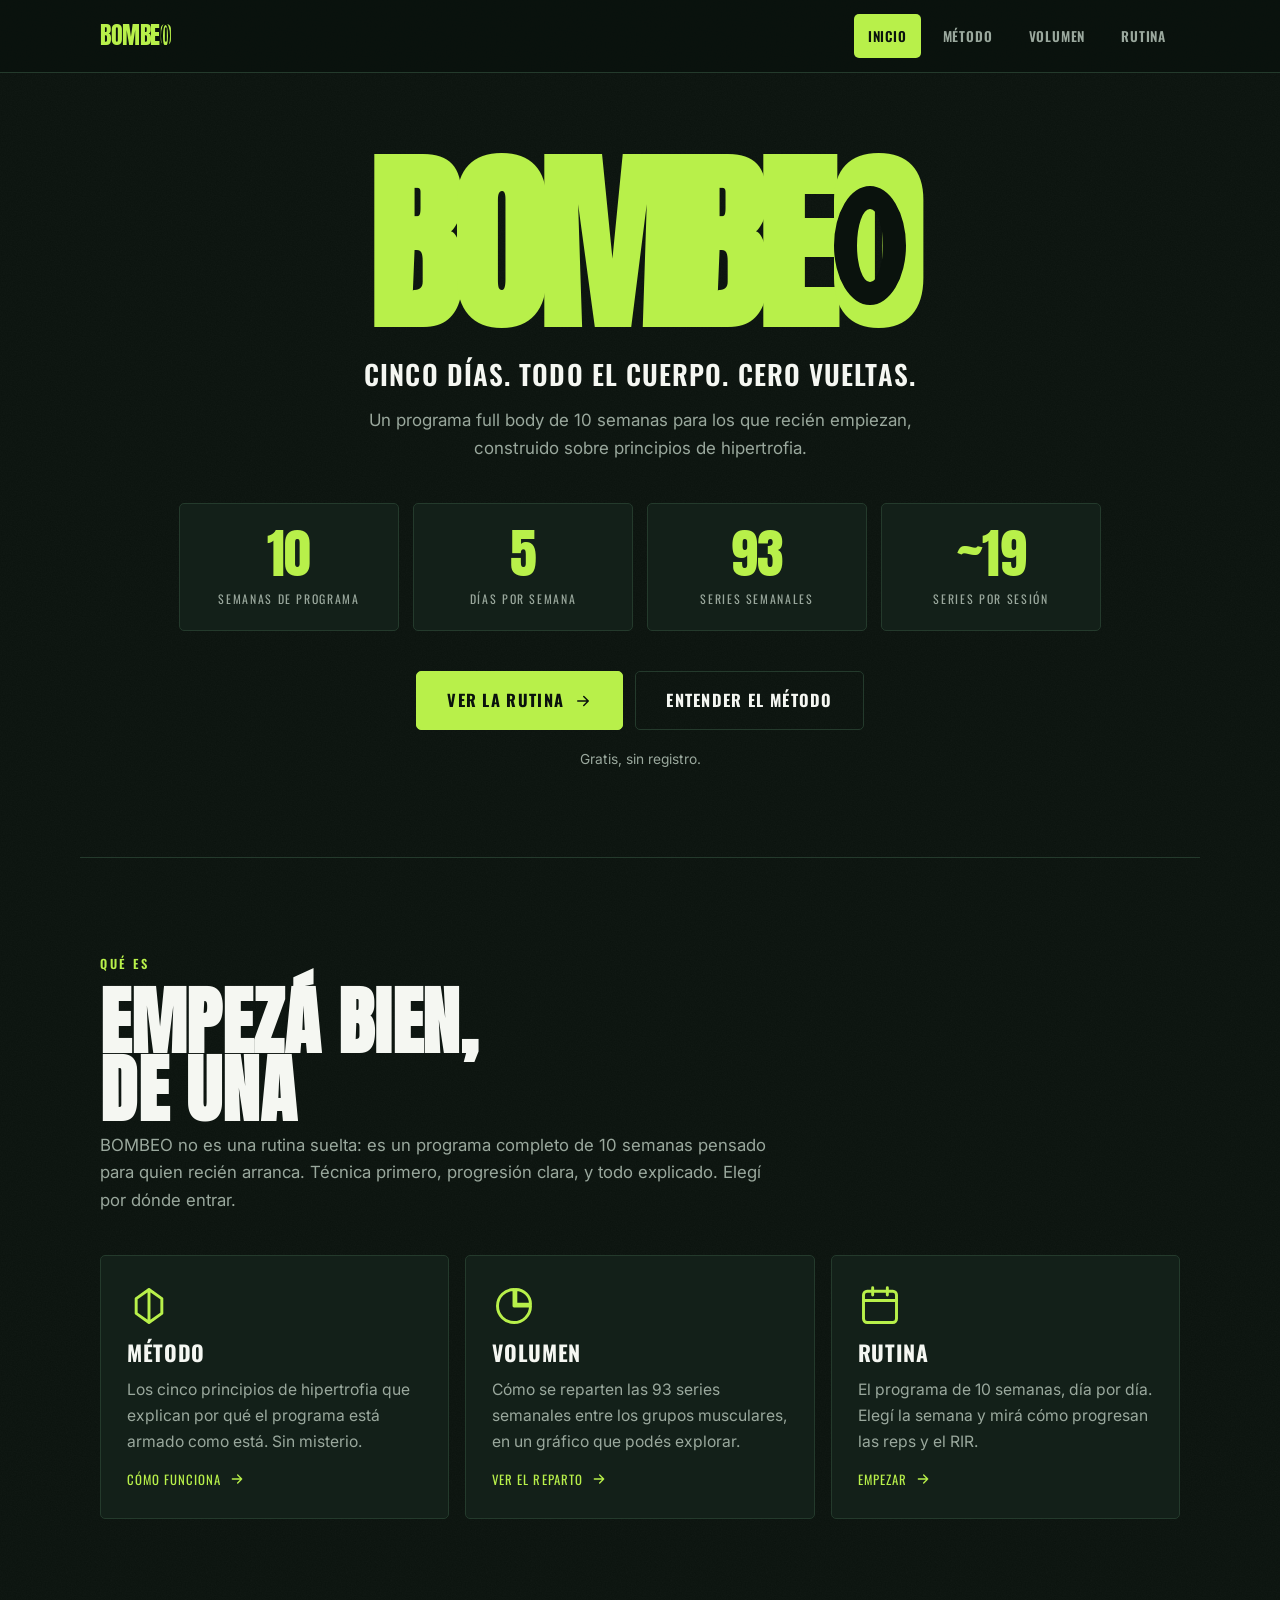
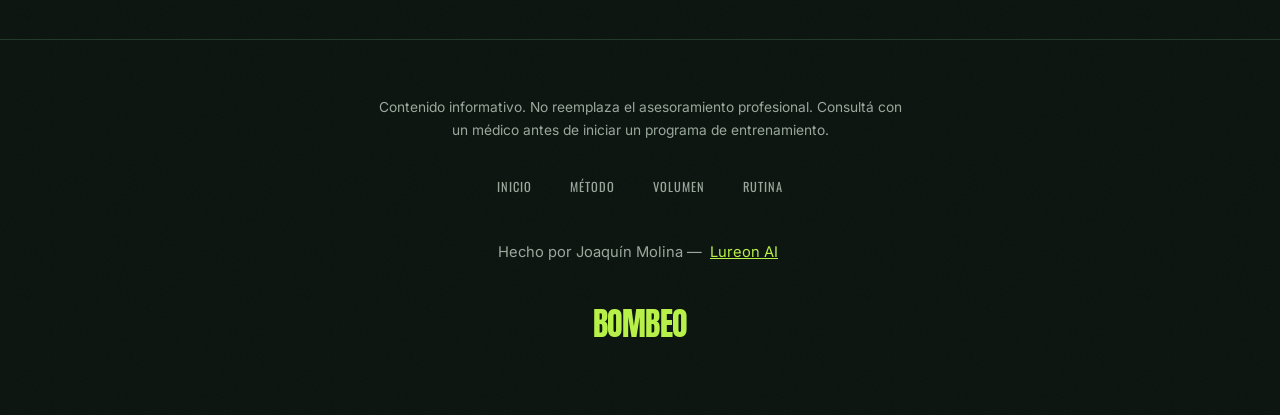
<file: index.html>
<!doctype html>
<html lang="es-AR">
<head>
<meta charset="utf-8">
<meta name="viewport" content="width=device-width, initial-scale=1">
<title>BOMBEO — Programa Full Body 10 Semanas</title>
<meta name="description" content="Programa full body de 10 semanas para los que recién empiezan, construido sobre principios de hipertrofia. Gratis, sin registro.">
<link rel="preconnect" href="https://fonts.googleapis.com">
<link rel="preconnect" href="https://fonts.gstatic.com" crossorigin>
<link href="https://fonts.googleapis.com/css2?family=Anton&family=Oswald:wght@500;600;700&family=Inter:wght@400;500;600&display=swap" rel="stylesheet">
<link rel="stylesheet" href="styles.css">
</head>
<body data-page="inicio">

<nav class="navbar">
  <div class="nav-top wrap">
    <a class="nav-logo" href="index.html">BOMBE<span class="disc">O</span></a>
    <button class="nav-toggle" aria-label="Abrir menú" aria-expanded="false">
      <svg viewBox="0 0 24 24" fill="none" stroke-width="2" stroke-linecap="round"><path d="M3 6h18M3 12h18M3 18h18"/></svg>
    </button>
    <div class="nav-links">
      <a href="index.html" aria-current="page">Inicio</a>
      <a href="metodo.html">Método</a>
      <a href="volumen.html">Volumen</a>
      <a href="rutina.html">Rutina</a>
    </div>
  </div>
</nav>

<main>
  <header class="hero wrap">
    <h1 class="wordmark">BOMBE<span class="disc">O</span></h1>
    <p class="tagline">Cinco días. Todo el cuerpo. Cero vueltas.</p>
    <p class="hero-sub">Un programa full body de 10 semanas para los que recién empiezan, construido sobre principios de hipertrofia.</p>
    <div class="stats">
      <div class="stat"><div class="num">10</div><div class="lbl">Semanas de programa</div></div>
      <div class="stat"><div class="num">5</div><div class="lbl">Días por semana</div></div>
      <div class="stat"><div class="num">93</div><div class="lbl">Series semanales</div></div>
      <div class="stat"><div class="num">~19</div><div class="lbl">Series por sesión</div></div>
    </div>
    <div class="hero-cta">
      <a class="btn btn-primary" href="rutina.html">Ver la rutina
        <svg viewBox="0 0 24 24" fill="none" stroke="currentColor" stroke-width="2" stroke-linecap="round" stroke-linejoin="round"><path d="M5 12h14M13 6l6 6-6 6"/></svg>
      </a>
      <a class="btn btn-ghost" href="metodo.html">Entender el método</a>
    </div>
    <p class="hero-note">Gratis, sin registro.</p>
  </header>

  <section class="section wrap">
    <p class="eyebrow reveal">Qué es</p>
    <h2 class="section-title reveal">Empezá bien,<br>de una</h2>
    <p class="section-lead reveal">BOMBEO no es una rutina suelta: es un programa completo de 10 semanas pensado para quien recién arranca. Técnica primero, progresión clara, y todo explicado. Elegí por dónde entrar.</p>

    <div class="nav-cards stagger">
      <a class="nav-card" href="metodo.html">
        <span class="ic"><svg viewBox="0 0 24 24"><path d="M12 3v18M5 8l7-5 7 5M5 8v8l7 5 7-5V8" stroke-linecap="round" stroke-linejoin="round"/></svg></span>
        <h3>Método</h3>
        <p>Los cinco principios de hipertrofia que explican por qué el programa está armado como está. Sin misterio.</p>
        <span class="go">Cómo funciona <svg viewBox="0 0 24 24" fill="none" stroke="currentColor" stroke-width="2" stroke-linecap="round" stroke-linejoin="round"><path d="M5 12h14M13 6l6 6-6 6"/></svg></span>
      </a>
      <a class="nav-card" href="volumen.html">
        <span class="ic"><svg viewBox="0 0 24 24"><path d="M12 3a9 9 0 1 0 9 9h-9V3z" stroke-linecap="round" stroke-linejoin="round"/><path d="M13 3a8 8 0 0 1 8 8h-8V3z" stroke-linecap="round" stroke-linejoin="round"/></svg></span>
        <h3>Volumen</h3>
        <p>Cómo se reparten las 93 series semanales entre los grupos musculares, en un gráfico que podés explorar.</p>
        <span class="go">Ver el reparto <svg viewBox="0 0 24 24" fill="none" stroke="currentColor" stroke-width="2" stroke-linecap="round" stroke-linejoin="round"><path d="M5 12h14M13 6l6 6-6 6"/></svg></span>
      </a>
      <a class="nav-card" href="rutina.html">
        <span class="ic"><svg viewBox="0 0 24 24"><rect x="3" y="4" width="18" height="17" rx="2"/><path d="M3 9h18M8 2v4M16 2v4" stroke-linecap="round"/></svg></span>
        <h3>Rutina</h3>
        <p>El programa de 10 semanas, día por día. Elegí la semana y mirá cómo progresan las reps y el RIR.</p>
        <span class="go">Empezar <svg viewBox="0 0 24 24" fill="none" stroke="currentColor" stroke-width="2" stroke-linecap="round" stroke-linejoin="round"><path d="M5 12h14M13 6l6 6-6 6"/></svg></span>
      </a>
    </div>
  </section>
</main>

<footer class="site-footer">
  <div class="wrap">
    <p class="disclaimer">Contenido informativo. No reemplaza el asesoramiento profesional. Consultá con un médico antes de iniciar un programa de entrenamiento.</p>
    <div class="foot-links">
      <a href="index.html">Inicio</a>
      <a href="metodo.html">Método</a>
      <a href="volumen.html">Volumen</a>
      <a href="rutina.html">Rutina</a>
    </div>
    <p class="credits">Hecho por Joaquín Molina — <a href="https://lureon.ai" target="_blank" rel="noopener">Lureon AI</a></p>
    <div class="foot-mark">BOMBEO</div>
  </div>
</footer>

<script src="app.js"></script>
</body>
</html>
</file>
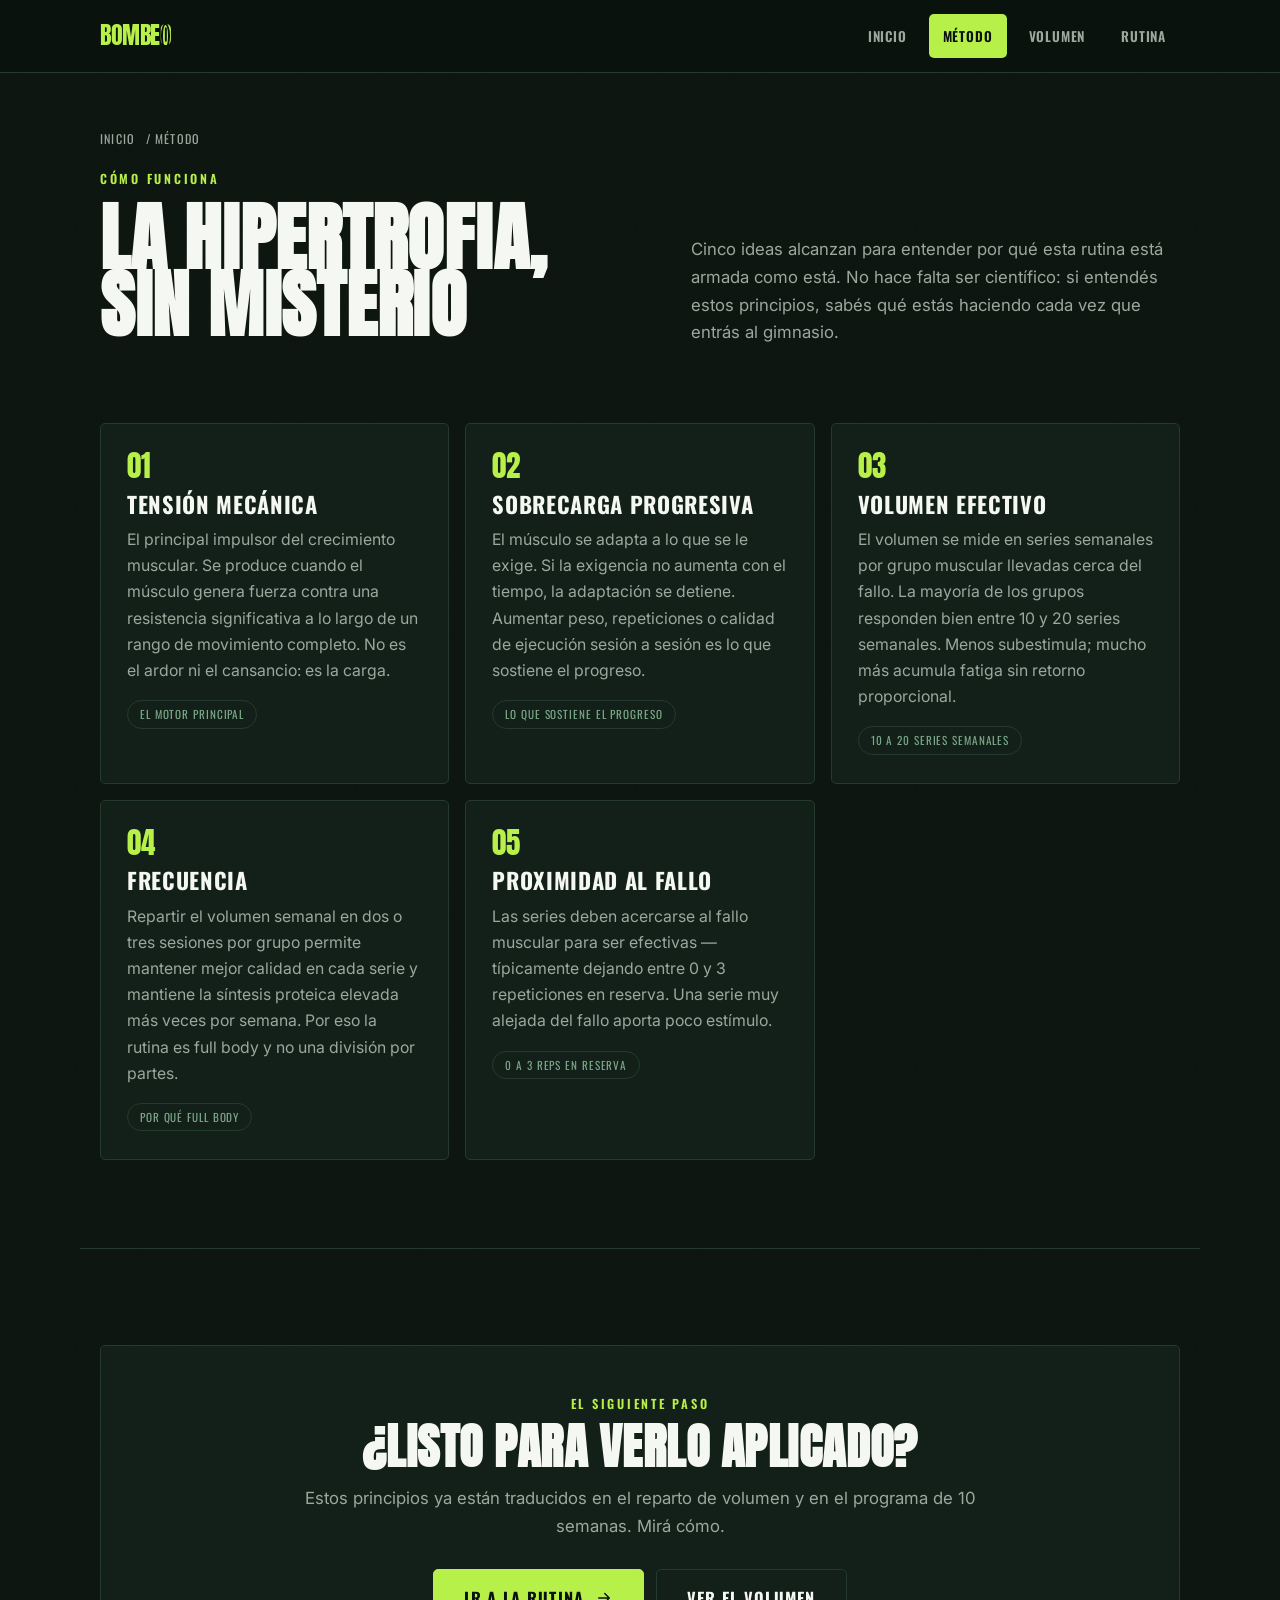
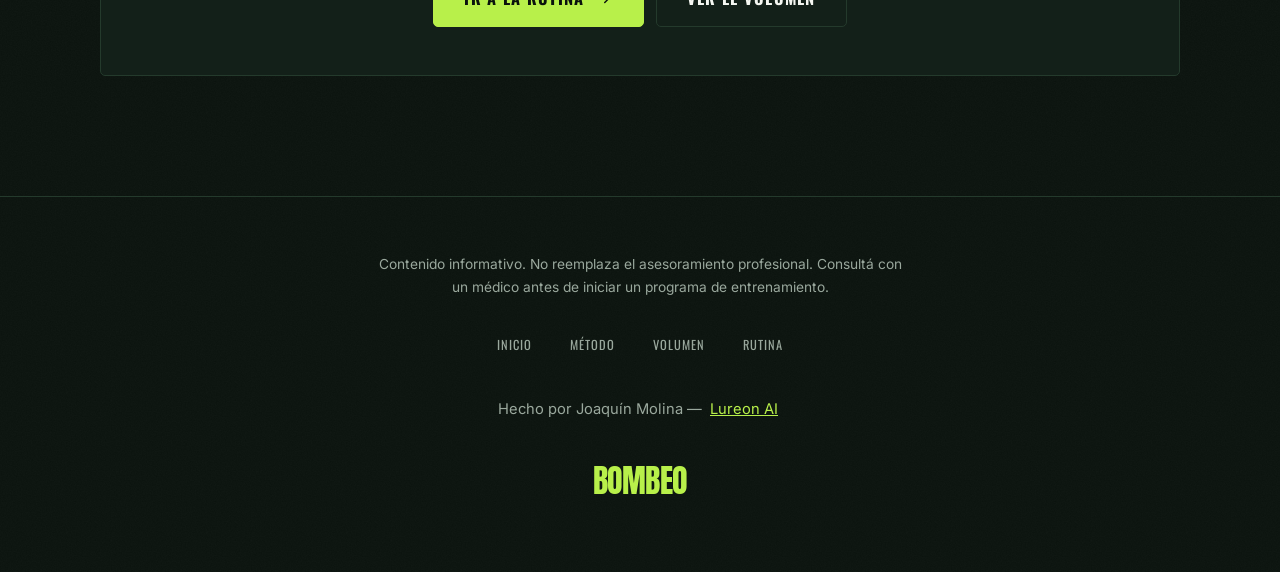
<file: metodo.html>
<!doctype html>
<html lang="es-AR">
<head>
<meta charset="utf-8">
<meta name="viewport" content="width=device-width, initial-scale=1">
<title>Método — BOMBEO</title>
<meta name="description" content="Los cinco principios de hipertrofia detrás de BOMBEO: tensión mecánica, sobrecarga progresiva, volumen efectivo, frecuencia y proximidad al fallo.">
<link rel="preconnect" href="https://fonts.googleapis.com">
<link rel="preconnect" href="https://fonts.gstatic.com" crossorigin>
<link href="https://fonts.googleapis.com/css2?family=Anton&family=Oswald:wght@500;600;700&family=Inter:wght@400;500;600&display=swap" rel="stylesheet">
<link rel="stylesheet" href="styles.css">
</head>
<body data-page="metodo">

<nav class="navbar">
  <div class="nav-top wrap">
    <a class="nav-logo" href="index.html">BOMBE<span class="disc">O</span></a>
    <button class="nav-toggle" aria-label="Abrir menú" aria-expanded="false">
      <svg viewBox="0 0 24 24" fill="none" stroke-width="2" stroke-linecap="round"><path d="M3 6h18M3 12h18M3 18h18"/></svg>
    </button>
    <div class="nav-links">
      <a href="index.html">Inicio</a>
      <a href="metodo.html" aria-current="page">Método</a>
      <a href="volumen.html">Volumen</a>
      <a href="rutina.html">Rutina</a>
    </div>
  </div>
</nav>

<main>
  <header class="page-hero wrap">
    <div>
      <p class="crumb"><a href="index.html">Inicio</a> / Método</p>
      <p class="eyebrow">Cómo funciona</p>
      <h1 class="section-title">La hipertrofia,<br>sin misterio</h1>
    </div>
    <p class="section-lead">Cinco ideas alcanzan para entender por qué esta rutina está armada como está. No hace falta ser científico: si entendés estos principios, sabés qué estás haciendo cada vez que entrás al gimnasio.</p>
  </header>

  <section class="section-tight wrap">
    <div class="concept-grid stagger" id="concepts"></div>
  </section>

  <section class="section wrap">
    <div class="reveal" style="background:var(--card);border:1px solid var(--border);border-radius:var(--radius);padding:clamp(28px,5vw,48px);text-align:center">
      <p class="eyebrow" style="margin-bottom:10px">El siguiente paso</p>
      <h2 class="section-title" style="font-size:clamp(1.8rem,6vw,3rem);margin-bottom:16px">¿Listo para verlo aplicado?</h2>
      <p class="section-lead" style="margin:0 auto 28px">Estos principios ya están traducidos en el reparto de volumen y en el programa de 10 semanas. Mirá cómo.</p>
      <div class="hero-cta">
        <a class="btn btn-primary" href="rutina.html">Ir a la rutina
          <svg viewBox="0 0 24 24" fill="none" stroke="currentColor" stroke-width="2" stroke-linecap="round" stroke-linejoin="round"><path d="M5 12h14M13 6l6 6-6 6"/></svg>
        </a>
        <a class="btn btn-ghost" href="volumen.html">Ver el volumen</a>
      </div>
    </div>
  </section>
</main>

<footer class="site-footer">
  <div class="wrap">
    <p class="disclaimer">Contenido informativo. No reemplaza el asesoramiento profesional. Consultá con un médico antes de iniciar un programa de entrenamiento.</p>
    <div class="foot-links">
      <a href="index.html">Inicio</a>
      <a href="metodo.html">Método</a>
      <a href="volumen.html">Volumen</a>
      <a href="rutina.html">Rutina</a>
    </div>
    <p class="credits">Hecho por Joaquín Molina — <a href="https://lureon.ai" target="_blank" rel="noopener">Lureon AI</a></p>
    <div class="foot-mark">BOMBEO</div>
  </div>
</footer>

<script src="app.js"></script>
</body>
</html>
</file>
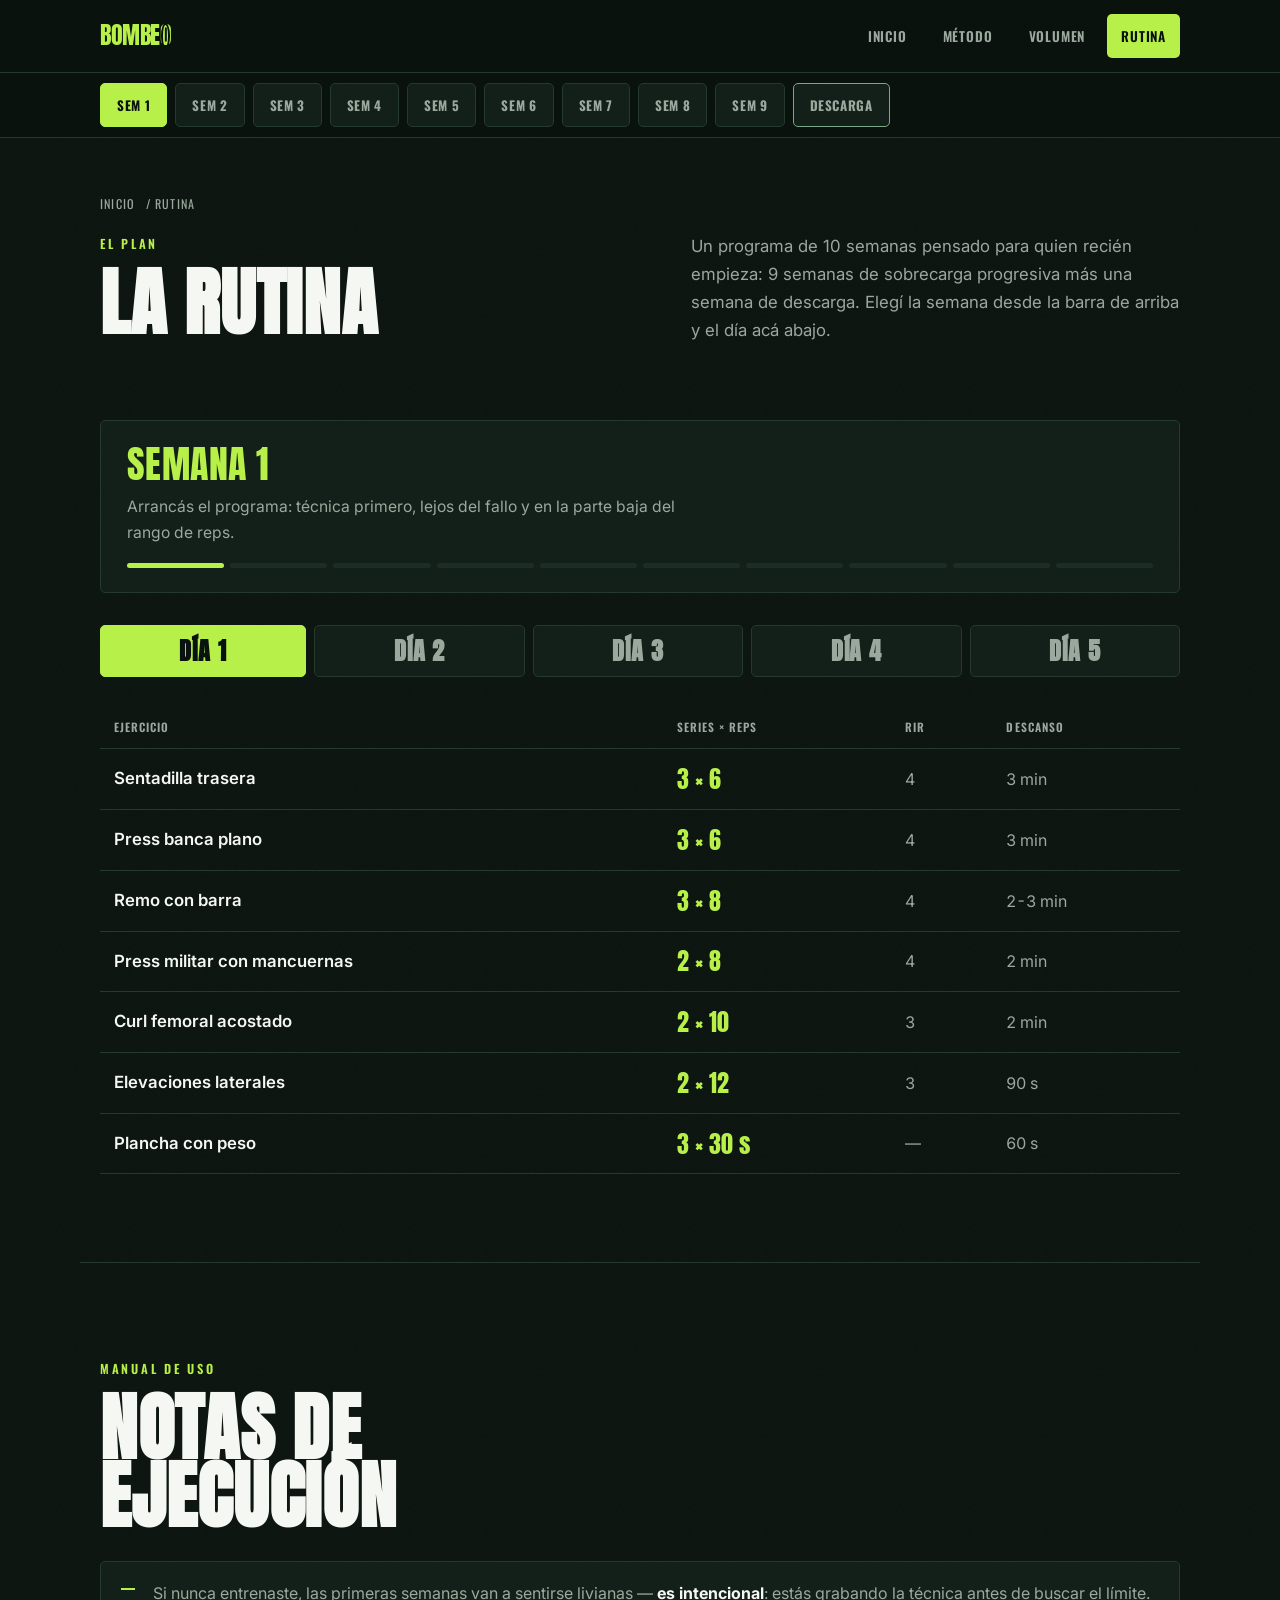
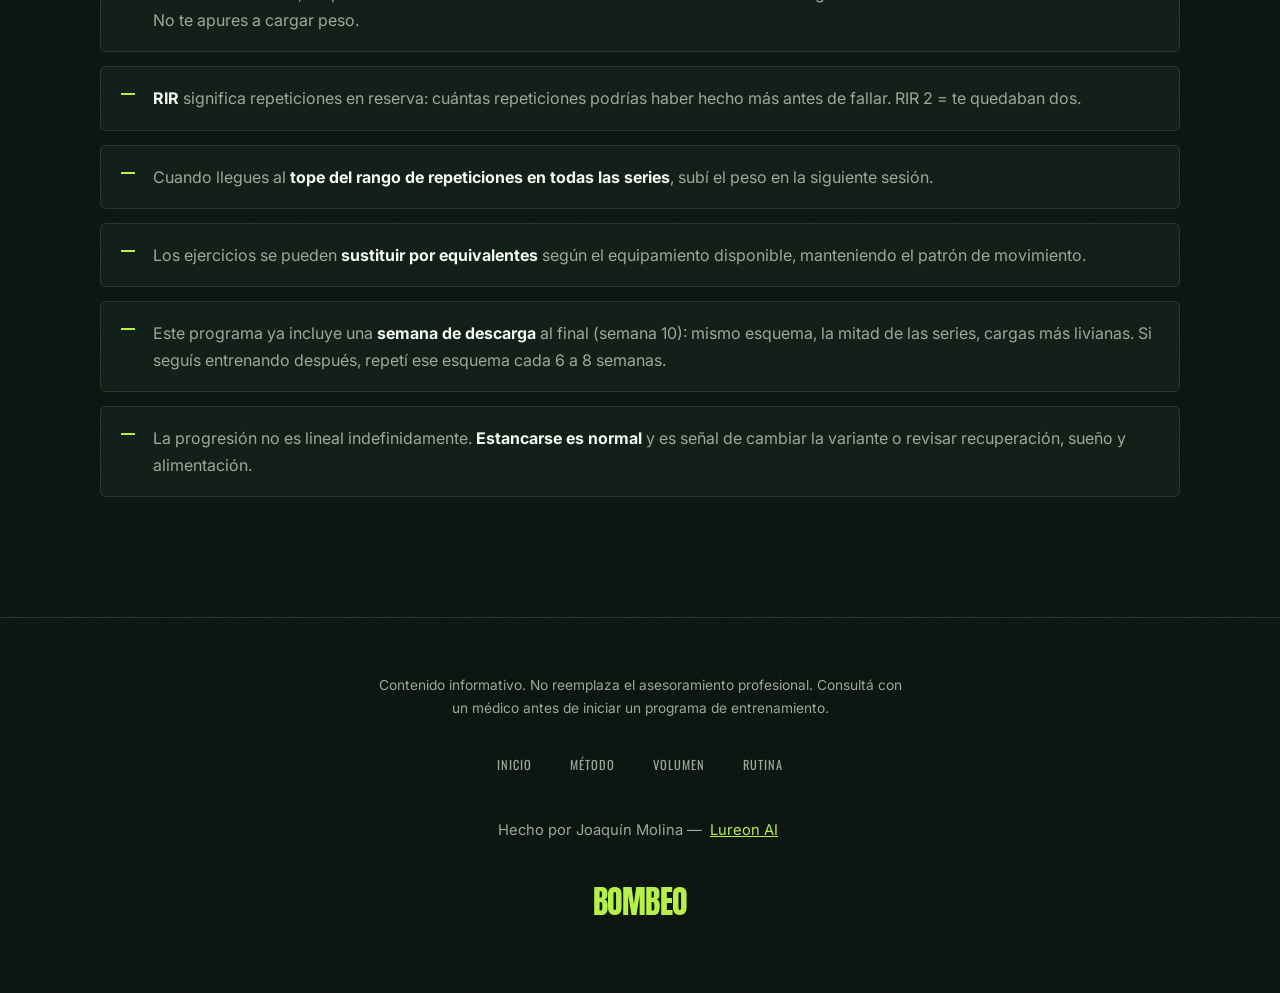
<file: rutina.html>
<!doctype html>
<html lang="es-AR">
<head>
<meta charset="utf-8">
<meta name="viewport" content="width=device-width, initial-scale=1">
<title>Rutina — BOMBEO</title>
<meta name="description" content="El programa full body de 10 semanas de BOMBEO, día por día, con progresión de repeticiones y RIR semana a semana.">
<link rel="preconnect" href="https://fonts.googleapis.com">
<link rel="preconnect" href="https://fonts.gstatic.com" crossorigin>
<link href="https://fonts.googleapis.com/css2?family=Anton&family=Oswald:wght@500;600;700&family=Inter:wght@400;500;600&display=swap" rel="stylesheet">
<link rel="stylesheet" href="styles.css">
</head>
<body data-page="rutina">

<nav class="navbar">
  <div class="nav-top wrap">
    <a class="nav-logo" href="index.html">BOMBE<span class="disc">O</span></a>
    <button class="nav-toggle" aria-label="Abrir menú" aria-expanded="false">
      <svg viewBox="0 0 24 24" fill="none" stroke-width="2" stroke-linecap="round"><path d="M3 6h18M3 12h18M3 18h18"/></svg>
    </button>
    <div class="nav-links">
      <a href="index.html">Inicio</a>
      <a href="metodo.html">Método</a>
      <a href="volumen.html">Volumen</a>
      <a href="rutina.html" aria-current="page">Rutina</a>
    </div>
  </div>
  <div class="nav-weeks-row">
    <div class="nav-weeks" id="nav-weeks"></div>
  </div>
</nav>

<main>
  <header class="page-hero wrap">
    <div>
      <p class="crumb"><a href="index.html">Inicio</a> / Rutina</p>
      <p class="eyebrow">El plan</p>
      <h1 class="section-title">La rutina</h1>
    </div>
    <p class="section-lead">Un programa de 10 semanas pensado para quien recién empieza: 9 semanas de sobrecarga progresiva más una semana de descarga. Elegí la semana desde la barra de arriba y el día acá abajo.</p>
  </header>

  <section class="section-tight wrap" id="programa">
    <div class="week-head">
      <div class="week-badge" id="week-badge">SEMANA 1</div>
      <p class="week-sub" id="week-sub"></p>
      <div class="week-progress" id="week-progress"></div>
    </div>

    <div class="tabs" role="tablist" aria-label="Días de la rutina" id="tabs"></div>
    <div id="panels"></div>
  </section>

  <section class="section wrap">
    <p class="eyebrow reveal">Manual de uso</p>
    <h2 class="section-title reveal">Notas de<br>ejecución</h2>
    <ul class="notes-list reveal" style="margin-top:32px">
      <li>Si nunca entrenaste, las primeras semanas van a sentirse livianas — <b>es intencional</b>: estás grabando la técnica antes de buscar el límite. No te apures a cargar peso.</li>
      <li><b>RIR</b> significa repeticiones en reserva: cuántas repeticiones podrías haber hecho más antes de fallar. RIR 2 = te quedaban dos.</li>
      <li>Cuando llegues al <b>tope del rango de repeticiones en todas las series</b>, subí el peso en la siguiente sesión.</li>
      <li>Los ejercicios se pueden <b>sustituir por equivalentes</b> según el equipamiento disponible, manteniendo el patrón de movimiento.</li>
      <li>Este programa ya incluye una <b>semana de descarga</b> al final (semana 10): mismo esquema, la mitad de las series, cargas más livianas. Si seguís entrenando después, repetí ese esquema cada 6 a 8 semanas.</li>
      <li>La progresión no es lineal indefinidamente. <b>Estancarse es normal</b> y es señal de cambiar la variante o revisar recuperación, sueño y alimentación.</li>
    </ul>
  </section>
</main>

<footer class="site-footer">
  <div class="wrap">
    <p class="disclaimer">Contenido informativo. No reemplaza el asesoramiento profesional. Consultá con un médico antes de iniciar un programa de entrenamiento.</p>
    <div class="foot-links">
      <a href="index.html">Inicio</a>
      <a href="metodo.html">Método</a>
      <a href="volumen.html">Volumen</a>
      <a href="rutina.html">Rutina</a>
    </div>
    <p class="credits">Hecho por Joaquín Molina — <a href="https://lureon.ai" target="_blank" rel="noopener">Lureon AI</a></p>
    <div class="foot-mark">BOMBEO</div>
  </div>
</footer>

<script src="app.js"></script>
</body>
</html>
</file>
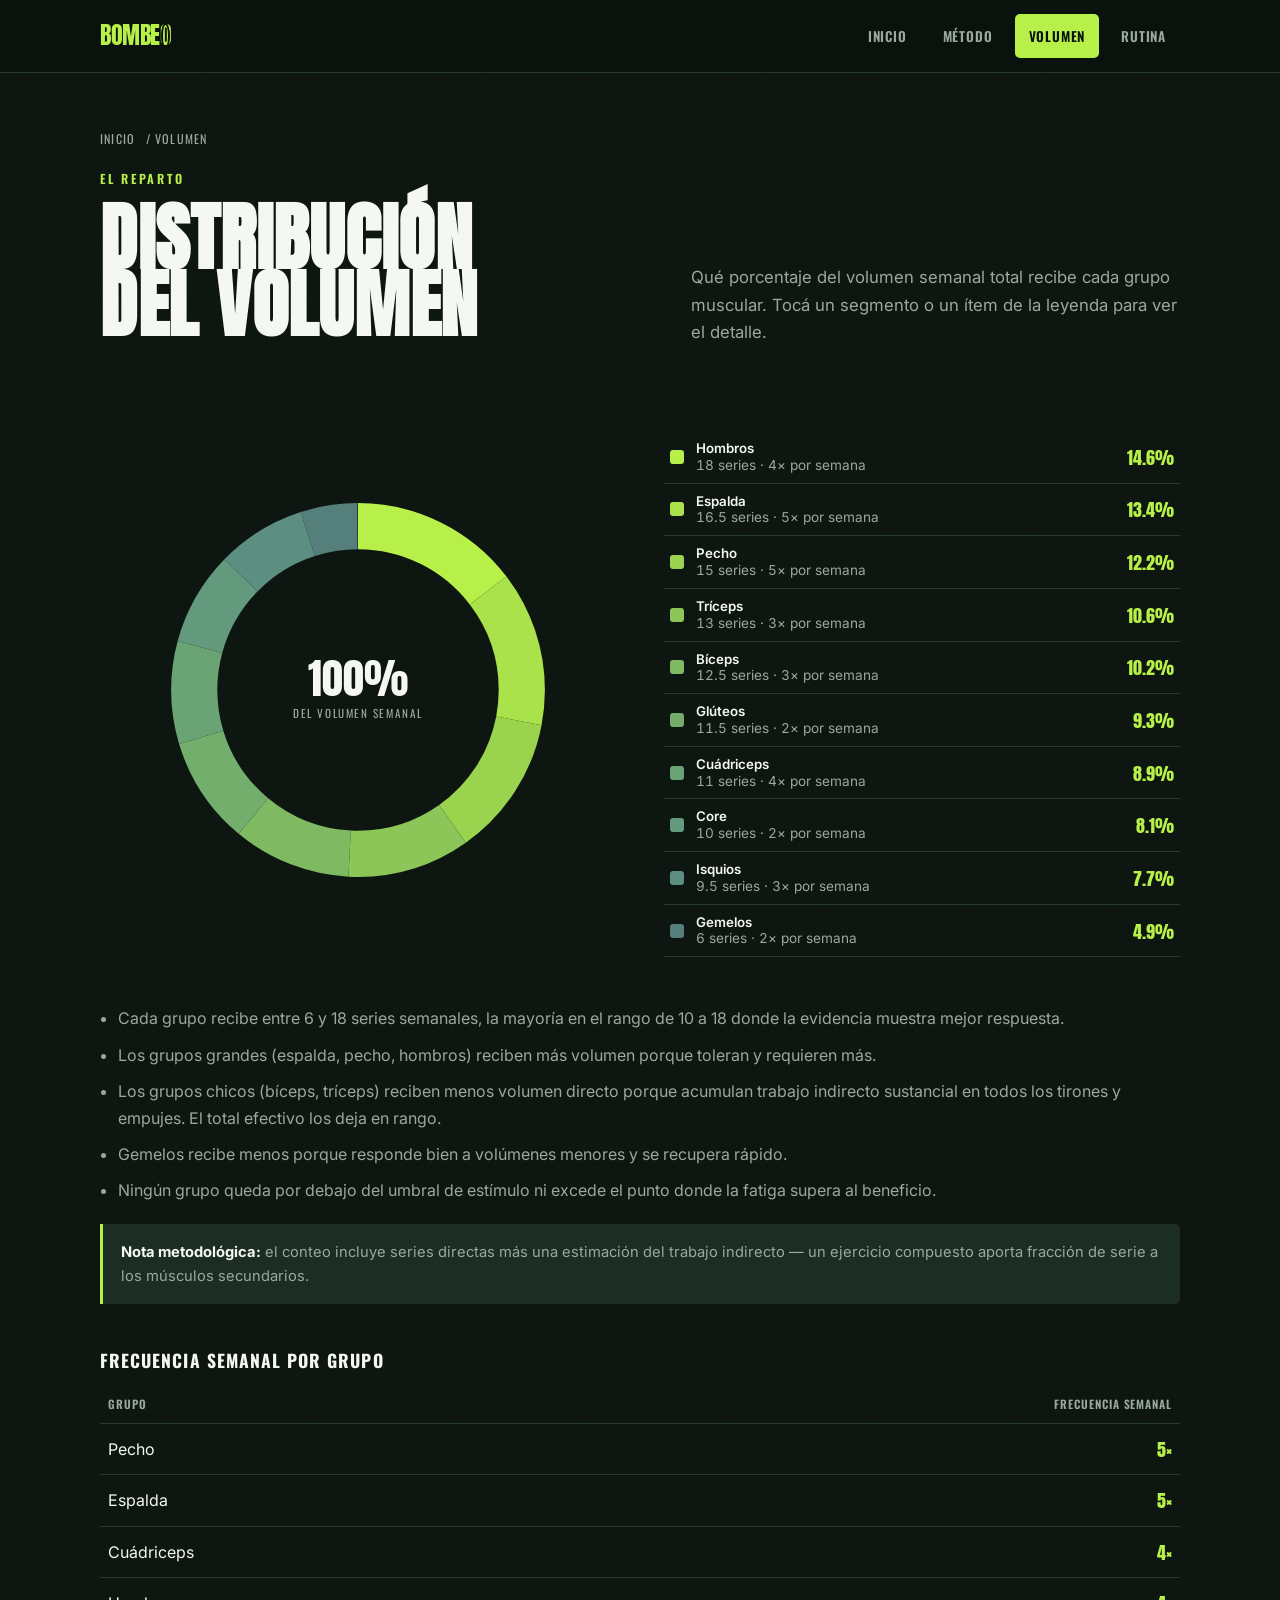
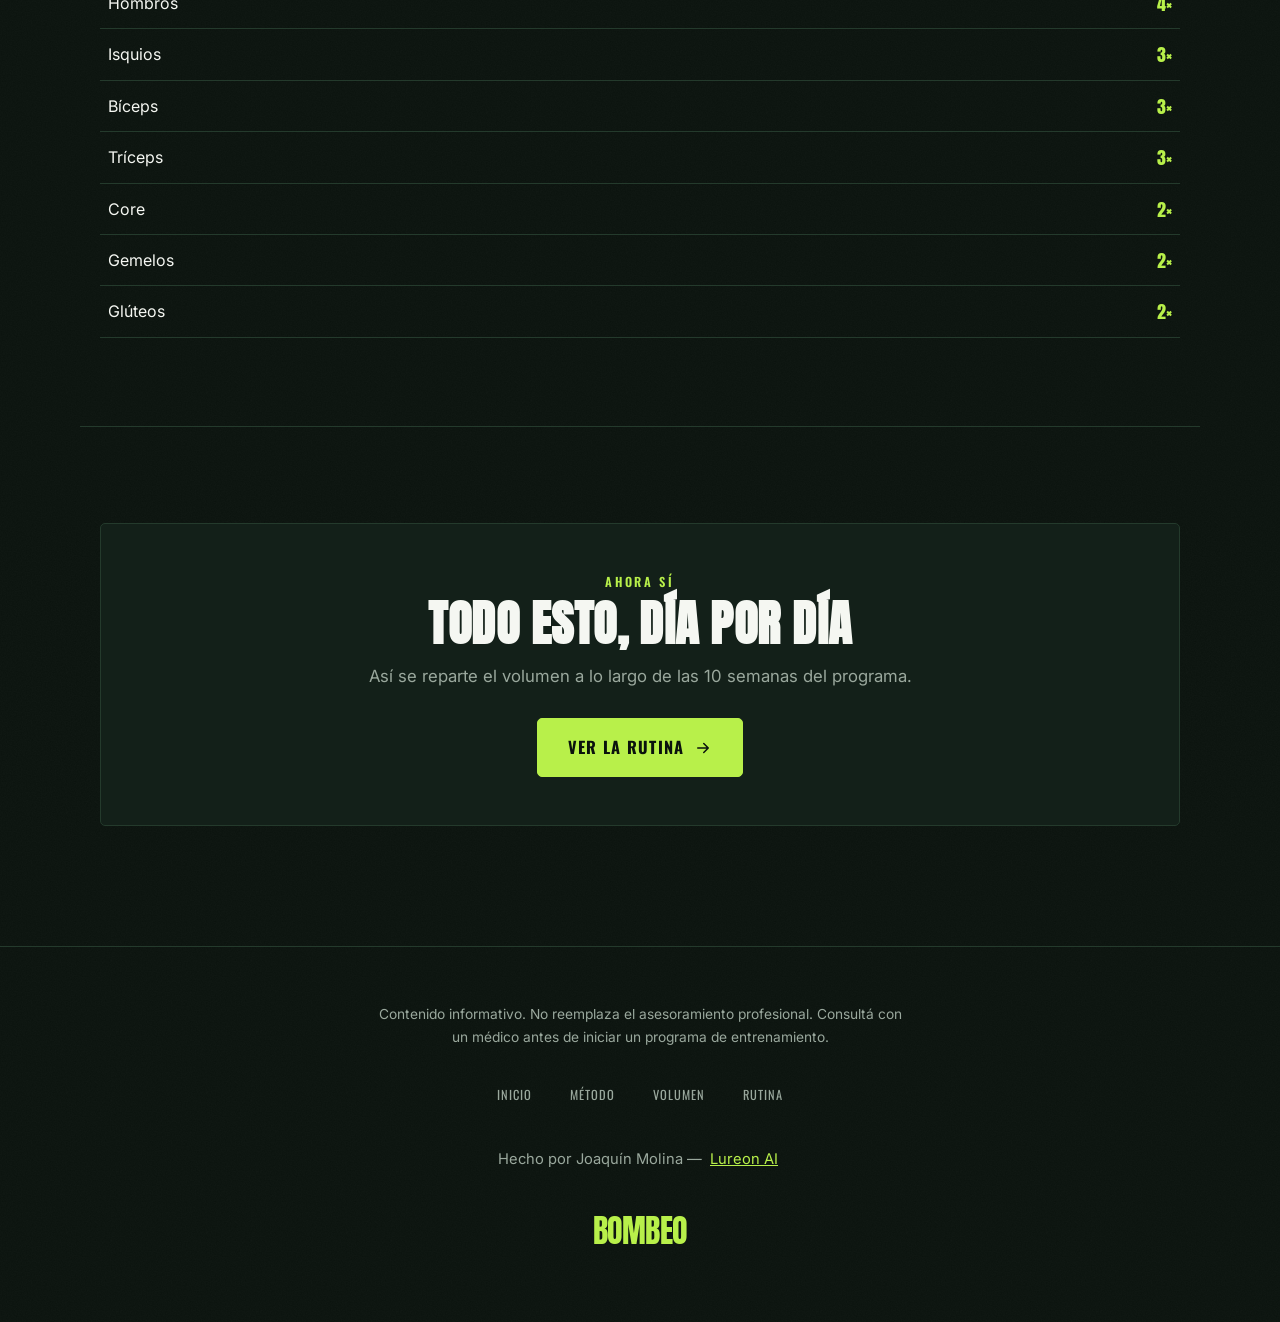
<file: volumen.html>
<!doctype html>
<html lang="es-AR">
<head>
<meta charset="utf-8">
<meta name="viewport" content="width=device-width, initial-scale=1">
<title>Volumen — BOMBEO</title>
<meta name="description" content="Cómo se reparten las 93 series semanales de BOMBEO entre los grupos musculares. Gráfico interactivo y tabla de frecuencia.">
<link rel="preconnect" href="https://fonts.googleapis.com">
<link rel="preconnect" href="https://fonts.gstatic.com" crossorigin>
<link href="https://fonts.googleapis.com/css2?family=Anton&family=Oswald:wght@500;600;700&family=Inter:wght@400;500;600&display=swap" rel="stylesheet">
<link rel="stylesheet" href="styles.css">
</head>
<body data-page="volumen">

<nav class="navbar">
  <div class="nav-top wrap">
    <a class="nav-logo" href="index.html">BOMBE<span class="disc">O</span></a>
    <button class="nav-toggle" aria-label="Abrir menú" aria-expanded="false">
      <svg viewBox="0 0 24 24" fill="none" stroke-width="2" stroke-linecap="round"><path d="M3 6h18M3 12h18M3 18h18"/></svg>
    </button>
    <div class="nav-links">
      <a href="index.html">Inicio</a>
      <a href="metodo.html">Método</a>
      <a href="volumen.html" aria-current="page">Volumen</a>
      <a href="rutina.html">Rutina</a>
    </div>
  </div>
</nav>

<main>
  <header class="page-hero wrap">
    <div>
      <p class="crumb"><a href="index.html">Inicio</a> / Volumen</p>
      <p class="eyebrow">El reparto</p>
      <h1 class="section-title">Distribución<br>del volumen</h1>
    </div>
    <p class="section-lead">Qué porcentaje del volumen semanal total recibe cada grupo muscular. Tocá un segmento o un ítem de la leyenda para ver el detalle.</p>
  </header>

  <section class="section-tight wrap">
    <div class="chart-layout">
      <div class="donut-wrap">
        <svg class="donut" viewBox="0 0 200 200" role="img" aria-label="Gráfico de dona: distribución del volumen semanal por grupo muscular">
          <g id="donut-segments"></g>
        </svg>
        <div class="donut-center" id="donut-center">
          <div class="big">100%</div>
          <div class="cap">Del volumen semanal</div>
        </div>
      </div>
      <div><div class="legend" id="legend"></div></div>
    </div>

    <div class="chart-notes reveal">
      <ul>
        <li>Cada grupo recibe entre 6 y 18 series semanales, la mayoría en el rango de 10 a 18 donde la evidencia muestra mejor respuesta.</li>
        <li>Los grupos grandes (espalda, pecho, hombros) reciben más volumen porque toleran y requieren más.</li>
        <li>Los grupos chicos (bíceps, tríceps) reciben menos volumen directo porque acumulan trabajo indirecto sustancial en todos los tirones y empujes. El total efectivo los deja en rango.</li>
        <li>Gemelos recibe menos porque responde bien a volúmenes menores y se recupera rápido.</li>
        <li>Ningún grupo queda por debajo del umbral de estímulo ni excede el punto donde la fatiga supera al beneficio.</li>
      </ul>
      <p class="method-note"><b style="color:var(--fg)">Nota metodológica:</b> el conteo incluye series directas más una estimación del trabajo indirecto — un ejercicio compuesto aporta fracción de serie a los músculos secundarios.</p>

      <div class="freq-table">
        <h3>Frecuencia semanal por grupo</h3>
        <table class="freq" id="freq-table">
          <thead><tr><th>Grupo</th><th>Frecuencia semanal</th></tr></thead>
          <tbody></tbody>
        </table>
      </div>
    </div>
  </section>

  <section class="section wrap">
    <div class="reveal" style="background:var(--card);border:1px solid var(--border);border-radius:var(--radius);padding:clamp(28px,5vw,48px);text-align:center">
      <p class="eyebrow" style="margin-bottom:10px">Ahora sí</p>
      <h2 class="section-title" style="font-size:clamp(1.8rem,6vw,3rem);margin-bottom:16px">Todo esto, día por día</h2>
      <p class="section-lead" style="margin:0 auto 28px">Así se reparte el volumen a lo largo de las 10 semanas del programa.</p>
      <a class="btn btn-primary" href="rutina.html">Ver la rutina
        <svg viewBox="0 0 24 24" fill="none" stroke="currentColor" stroke-width="2" stroke-linecap="round" stroke-linejoin="round"><path d="M5 12h14M13 6l6 6-6 6"/></svg>
      </a>
    </div>
  </section>
</main>

<footer class="site-footer">
  <div class="wrap">
    <p class="disclaimer">Contenido informativo. No reemplaza el asesoramiento profesional. Consultá con un médico antes de iniciar un programa de entrenamiento.</p>
    <div class="foot-links">
      <a href="index.html">Inicio</a>
      <a href="metodo.html">Método</a>
      <a href="volumen.html">Volumen</a>
      <a href="rutina.html">Rutina</a>
    </div>
    <p class="credits">Hecho por Joaquín Molina — <a href="https://lureon.ai" target="_blank" rel="noopener">Lureon AI</a></p>
    <div class="foot-mark">BOMBEO</div>
  </div>
</footer>

<script src="app.js"></script>
</body>
</html>
</file>
<file: styles.css>
/* ============================================================
   BOMBEO — estilos compartidos (multi-página)
   ============================================================ */
:root{
  --bg:#0A120D;
  --card:#132019;
  --elev:#1C2E23;
  --lima:#B8F04A;
  --lima-hi:#c8ff5e;
  --salvia:#7BA687;
  --fg:#F5F7F2;
  --fg2:#9AA89D;
  --border:#243A2C;
  --lima-20:rgba(184,240,74,.20);
  --radius:5px;
  --display:'Anton',system-ui,sans-serif;
  --title:'Oswald',system-ui,sans-serif;
  --body:'Inter',system-ui,-apple-system,sans-serif;
  --maxw:1120px;
  --nav-h:118px;
  --ease-out:cubic-bezier(.16,1,.3,1);   /* Expo.out — de la skill ui-ux-pro-max */
  --ease-back:cubic-bezier(.34,1.56,.64,1);
}
*{box-sizing:border-box}
html{scroll-behavior:smooth}
body{
  margin:0;
  min-height:100dvh;
  background-color:var(--bg);
  color:var(--fg);
  font-family:var(--body);
  font-size:16px;
  line-height:1.65;
  -webkit-font-smoothing:antialiased;
  background-image:url("data:image/svg+xml,%3Csvg xmlns='http://www.w3.org/2000/svg' width='140' height='140'%3E%3Cfilter id='n'%3E%3CfeTurbulence type='fractalNoise' baseFrequency='0.8' numOctaves='2' stitchTiles='stitch'/%3E%3CfeColorMatrix type='saturate' values='0'/%3E%3C/filter%3E%3Crect width='100%25' height='100%25' filter='url(%23n)' opacity='0.035'/%3E%3C/svg%3E");
}
img{max-width:100%}
a{color:var(--lima)}
h1,h2,h3{margin:0;line-height:1}

/* entrada suave de página (multi-página) */
@media (prefers-reduced-motion:no-preference){
  body{animation:pageIn .5s var(--ease-out) both}
  @keyframes pageIn{from{opacity:0;transform:translateY(8px)}to{opacity:1;transform:none}}
  /* transición entre documentos donde el navegador la soporta */
  @view-transition{navigation:auto}
}

.wrap{max-width:var(--maxw);margin:0 auto;padding:0 20px}
main{display:block}
/* OJO: usar padding-block (no el shorthand) — estas clases conviven con .wrap
   en el mismo elemento y el shorthand le anularía el padding lateral */
.section{padding-block:clamp(56px,9vw,96px);border-top:1px solid var(--border)}
.section:first-child{border-top:0}
.section-tight{padding-block:clamp(28px,4vw,44px) clamp(56px,8vw,88px)}

/* la navbar sticky no debe tapar el destino de un salto */
[id]{scroll-margin-top:96px}
body[data-page="rutina"] [id]{scroll-margin-top:150px}

.eyebrow{
  font-family:var(--title);font-weight:600;text-transform:uppercase;
  letter-spacing:.22em;font-size:.78rem;color:var(--lima);margin:0 0 14px;
}
.section-title{
  font-family:var(--display);text-transform:uppercase;letter-spacing:.01em;
  line-height:.92;font-size:clamp(2rem,8vw,4.6rem);
  overflow-wrap:break-word;word-break:break-word;margin:0 0 8px;
}
.section-lead{color:var(--fg2);max-width:62ch;font-size:1.05rem;margin:0 0 40px}

/* ---------- BOTONES ---------- */
.btn{
  display:inline-flex;align-items:center;gap:10px;
  font-family:var(--title);font-weight:700;text-transform:uppercase;
  letter-spacing:.08em;text-decoration:none;font-size:1.02rem;
  padding:15px 30px;border-radius:var(--radius);cursor:pointer;
  touch-action:manipulation;border:1px solid transparent;
  transition:transform .12s var(--ease-out),background .15s ease,border-color .15s ease,color .15s ease;
}
.btn svg{width:18px;height:18px}
.btn-primary{background:var(--lima);color:#0A120D;border-color:var(--lima)}
.btn-primary:hover{background:var(--lima-hi);transform:translateY(-2px)}
.btn-primary:active{transform:scale(.97)}
.btn-ghost{background:transparent;color:var(--fg);border-color:var(--border)}
.btn-ghost:hover{border-color:var(--salvia);transform:translateY(-2px)}
.btn-ghost:active{transform:scale(.97)}
.btn:focus-visible{outline:3px solid var(--salvia);outline-offset:3px}

/* ============================================================
   NAVBAR
   ============================================================ */
.navbar{position:sticky;top:0;z-index:100;
  background:rgba(10,18,13,.86);
  backdrop-filter:blur(12px);-webkit-backdrop-filter:blur(12px);
  border-bottom:1px solid var(--border);
}
.nav-top{display:flex;align-items:center;justify-content:space-between;gap:16px;padding:14px 20px}
.nav-logo{
  font-family:var(--display);text-transform:uppercase;color:var(--lima);
  letter-spacing:-.02em;font-size:1.5rem;text-decoration:none;flex:none;
  display:inline-flex;align-items:center;min-height:44px;
  touch-action:manipulation;
}
.nav-logo .disc{position:relative}
.nav-logo .disc::after{content:"";position:absolute;inset:16% 8%;border:.11em solid var(--bg);border-radius:50%}
.nav-links{display:flex;gap:8px;flex-wrap:wrap}
.nav-links a{
  font-family:var(--title);font-weight:600;text-transform:uppercase;
  letter-spacing:.06em;font-size:.84rem;color:var(--fg2);text-decoration:none;
  padding:10px 14px;border-radius:var(--radius);min-height:44px;
  display:inline-flex;align-items:center;touch-action:manipulation;
  transition:color .15s ease,background .15s ease;
}
.nav-links a:hover,.nav-links a:focus-visible{color:var(--fg);background:var(--card);outline:none}
.nav-links a:focus-visible{outline:3px solid var(--salvia);outline-offset:2px}
.nav-links a[aria-current="page"]{color:#0A120D;background:var(--lima)}

/* menú hamburguesa (mobile) */
.nav-toggle{
  display:none;background:var(--card);border:1px solid var(--border);border-radius:var(--radius);
  width:44px;height:44px;cursor:pointer;padding:0;align-items:center;justify-content:center;
  touch-action:manipulation;
}
.nav-toggle svg{width:22px;height:22px;stroke:var(--fg)}
.nav-toggle:focus-visible{outline:3px solid var(--salvia);outline-offset:2px}

/* fila de semanas (solo página rutina) */
.nav-weeks-row{max-width:100%;border-top:1px solid var(--border);overflow-x:auto;overscroll-behavior-x:contain;scrollbar-width:thin}
/* el padding lateral replica el offset del contenedor .wrap para que los
   pills arranquen alineados con el contenido en pantallas anchas */
.nav-weeks{
  display:inline-flex;gap:8px;white-space:nowrap;
  padding:10px max(20px, calc((100% - var(--maxw)) / 2 + 20px));
}
.week-pill{
  flex:none;background:var(--card);border:1px solid var(--border);border-radius:var(--radius);
  color:var(--fg2);font-family:var(--title);font-weight:700;text-transform:uppercase;
  letter-spacing:.05em;font-size:.82rem;padding:10px 16px;min-height:44px;cursor:pointer;
  display:inline-flex;align-items:center;touch-action:manipulation;
  transition:color .15s ease,border-color .15s ease,background .15s ease,transform .1s var(--ease-out);
}
.week-pill:hover{color:var(--fg);border-color:var(--salvia)}
.week-pill:focus-visible{outline:3px solid var(--salvia);outline-offset:2px}
.week-pill:active{transform:scale(.96)}
.week-pill[aria-pressed="true"]{background:var(--lima);border-color:var(--lima);color:#0A120D}
.week-pill.deload{border-color:var(--salvia)}
.week-pill.deload[aria-pressed="true"]{background:var(--salvia);border-color:var(--salvia);color:#0A120D}

@media (max-width:640px){
  .nav-toggle{display:inline-flex}
  .nav-links{
    display:none;position:absolute;top:100%;right:12px;left:12px;
    flex-direction:column;gap:4px;padding:10px;
    background:rgba(16,26,19,.97);backdrop-filter:blur(12px);
    border:1px solid var(--border);border-radius:var(--radius);
  }
  .nav-links.open{display:flex;animation:menuIn .18s var(--ease-out) both}
  @keyframes menuIn{from{opacity:0;transform:translateY(-6px)}to{opacity:1;transform:none}}
  .nav-links a{width:100%}
}

/* ============================================================
   HERO (Inicio)
   ============================================================ */
.hero{padding-block:clamp(56px,10vh,120px) clamp(56px,8vh,88px);text-align:center;border-top:0}
.wordmark{
  font-family:var(--display);text-transform:uppercase;color:var(--lima);
  letter-spacing:-.04em;line-height:.86;font-size:clamp(3.6rem,20vw,12rem);
  display:inline-flex;align-items:baseline;max-width:100%;overflow-wrap:break-word;
}
.wordmark .disc{position:relative;color:var(--lima)}
.wordmark .disc::after{content:"";position:absolute;inset:14% 8%;border:.12em solid var(--bg);border-radius:50%;pointer-events:none}
.tagline{
  font-family:var(--title);font-weight:600;text-transform:uppercase;letter-spacing:.04em;
  font-size:clamp(1.05rem,3.4vw,1.7rem);margin:18px 0 10px;
}
.hero-sub{color:var(--fg2);max-width:54ch;margin:0 auto 40px;font-size:1.06rem}
.hero-cta{display:flex;gap:12px;justify-content:center;flex-wrap:wrap}
.hero-note{color:var(--fg2);font-size:.86rem;margin-top:18px}

.stats{display:flex;flex-wrap:wrap;justify-content:center;gap:14px;margin:0 auto 40px}
.stat{flex:1 1 150px;max-width:220px;background:var(--card);border:1px solid var(--border);border-radius:var(--radius);padding:22px 18px}
.stat .num{font-family:var(--display);color:var(--lima);font-size:clamp(2.6rem,7vw,3.4rem);line-height:1;letter-spacing:-.01em}
.stat .lbl{font-family:var(--title);text-transform:uppercase;letter-spacing:.14em;font-size:.74rem;color:var(--fg2);margin-top:8px}

/* tarjetas de navegación (Inicio) */
.nav-cards{display:grid;grid-template-columns:repeat(auto-fit,minmax(260px,1fr));gap:16px}
.nav-card{
  display:flex;flex-direction:column;gap:14px;
  background:var(--card);border:1px solid var(--border);border-radius:var(--radius);
  padding:28px 26px;text-decoration:none;color:var(--fg);
  transition:transform .18s var(--ease-out),border-color .18s ease,background .18s ease;
}
.nav-card:hover{transform:translateY(-4px);border-color:var(--salvia);background:var(--elev)}
.nav-card:focus-visible{outline:3px solid var(--salvia);outline-offset:3px}
.nav-card .ic{width:44px;height:44px;color:var(--lima)}
.nav-card .ic svg{width:100%;height:100%;stroke:var(--lima);fill:none;stroke-width:1.6}
.nav-card h3{font-family:var(--title);font-weight:700;text-transform:uppercase;letter-spacing:.03em;font-size:1.35rem}
.nav-card p{margin:0;color:var(--fg2);font-size:.98rem;flex:1}
.nav-card .go{font-family:var(--title);text-transform:uppercase;letter-spacing:.08em;font-size:.8rem;color:var(--lima);display:inline-flex;align-items:center;gap:8px}
.nav-card .go svg{width:16px;height:16px;transition:transform .18s var(--ease-out)}
.nav-card:hover .go svg{transform:translateX(4px)}

/* ============================================================
   PAGE HERO (interior)
   ============================================================ */
.page-hero{
  padding-block:clamp(32px,5vw,56px) clamp(20px,3vw,32px);
  display:grid;grid-template-columns:minmax(0,1.05fr) minmax(0,.95fr);
  gap:clamp(20px,4vw,56px);align-items:end;
}
.page-hero .section-title{font-size:clamp(2.2rem,8vw,4.6rem)}
.page-hero .section-lead{margin-bottom:0}
@media (max-width:900px){
  .page-hero{grid-template-columns:1fr;gap:16px;align-items:start}
}
.crumb{
  font-family:var(--title);text-transform:uppercase;letter-spacing:.1em;
  font-size:.76rem;color:var(--fg2);margin:-12px 0 8px;
}
/* tap area de 44px sin engordar visualmente la miga de pan */
.crumb a{
  color:var(--fg2);text-decoration:none;display:inline-flex;align-items:center;
  min-height:44px;padding:0 6px 0 0;touch-action:manipulation;
}
.crumb a:hover,.crumb a:focus-visible{color:var(--lima)}

/* ============================================================
   CONCEPTOS (Método)
   ============================================================ */
.concept-grid{display:grid;grid-template-columns:repeat(auto-fit,minmax(280px,1fr));gap:16px}
.concept{background:var(--card);border:1px solid var(--border);border-radius:var(--radius);padding:28px 26px}
.concept .idx{font-family:var(--display);color:var(--lima);font-size:1.8rem;line-height:1}
.concept h3{font-family:var(--title);font-weight:700;text-transform:uppercase;letter-spacing:.03em;font-size:1.4rem;margin:12px 0 12px}
.concept p{margin:0;color:var(--fg2);font-size:.99rem}
.concept .tag{display:inline-block;margin-top:16px;font-family:var(--title);text-transform:uppercase;letter-spacing:.08em;font-size:.7rem;color:var(--salvia);border:1px solid var(--border);border-radius:99px;padding:4px 12px}

/* ============================================================
   GRÁFICO (Volumen)
   ============================================================ */
.chart-layout{display:grid;grid-template-columns:minmax(0,1fr) minmax(0,1fr);gap:48px;align-items:center}
.donut-wrap{position:relative;max-width:420px;margin:0 auto;width:100%}
.donut{width:100%;height:auto;display:block;transform:rotate(-90deg)}
.donut circle{fill:none;stroke-width:22;cursor:pointer;transition:opacity .2s ease,stroke-width .2s ease}
.donut circle.dim{opacity:.28}
.donut circle.active{stroke-width:26}
.donut-center{position:absolute;inset:0;display:flex;flex-direction:column;align-items:center;justify-content:center;text-align:center;pointer-events:none}
.donut-center .big{font-family:var(--display);color:var(--fg);font-size:2.6rem;line-height:1}
.donut-center .cap{font-family:var(--title);text-transform:uppercase;letter-spacing:.14em;font-size:.7rem;color:var(--fg2);margin-top:4px;padding:0 12px}
.donut-center.show-detail .big{color:var(--lima)}
.legend{display:flex;flex-direction:column;gap:0;margin-top:8px}
.leg-item{display:grid;grid-template-columns:14px 1fr auto;gap:12px;align-items:center;padding:9px 6px;cursor:pointer;background:none;border:0;border-bottom:1px solid var(--border);text-align:left;color:var(--fg);width:100%;font-family:var(--body)}
.leg-item:hover,.leg-item:focus-visible{background:var(--card);outline:none}
.leg-item .dot{width:14px;height:14px;border-radius:3px;flex:none}
.leg-item .txt{display:flex;flex-direction:column;line-height:1.25}
.leg-item .g{font-weight:600}
.leg-item .s{color:var(--fg2);font-variant-numeric:tabular-nums;font-size:.85rem}
.leg-item .p{font-family:var(--display);color:var(--lima);font-size:1.15rem;min-width:56px;text-align:right}
.chart-notes{margin-top:48px}
.chart-notes ul{margin:0;padding-left:1.1em;color:var(--fg2)}
.chart-notes li{margin-bottom:10px}
.method-note{margin-top:20px;background:var(--elev);border-left:3px solid var(--lima);border-radius:0 var(--radius) var(--radius) 0;padding:16px 18px;color:var(--fg2);font-size:.92rem}
.freq-table{margin-top:48px;width:100%}
.freq-table h3{font-family:var(--title);text-transform:uppercase;letter-spacing:.06em;font-size:1.1rem;margin:0 0 14px}
table.freq{width:100%;border-collapse:collapse;font-variant-numeric:tabular-nums}
table.freq th,table.freq td{text-align:left;padding:10px 8px;border-bottom:1px solid var(--border)}
table.freq th{font-family:var(--title);text-transform:uppercase;letter-spacing:.08em;font-size:.72rem;color:var(--fg2);font-weight:600}
table.freq td:last-child,table.freq th:last-child{text-align:right}
table.freq .fq{font-family:var(--display);color:var(--lima);font-size:1.15rem}

/* ============================================================
   RUTINA
   ============================================================ */
.week-head{background:var(--card);border:1px solid var(--border);border-radius:var(--radius);padding:24px 26px;margin-bottom:32px}
.week-badge{font-family:var(--display);color:var(--lima);text-transform:uppercase;letter-spacing:.01em;font-size:clamp(1.8rem,5vw,2.4rem);line-height:1}
.week-badge.deload{color:var(--salvia)}
.week-sub{color:var(--fg2);margin:10px 0 18px;font-size:.98rem;max-width:56ch}
.week-progress{display:flex;gap:6px}
.week-dot{flex:1;height:5px;border-radius:3px;background:var(--elev);transition:background .3s var(--ease-out)}
.week-dot.filled{background:var(--lima)}
.week-dot.deload-dot.filled{background:var(--salvia)}

.tabs{display:flex;gap:8px;flex-wrap:wrap;margin-bottom:28px}
.tab{
  flex:1 1 auto;min-width:110px;min-height:52px;background:var(--card);
  border:1px solid var(--border);border-radius:var(--radius);color:var(--fg2);
  font-family:var(--title);font-weight:600;text-transform:uppercase;letter-spacing:.06em;
  font-size:.95rem;cursor:pointer;touch-action:manipulation;padding:8px 14px;
  transition:color .15s ease,border-color .15s ease,background .15s ease,transform .1s var(--ease-out);
  display:flex;flex-direction:column;align-items:center;justify-content:center;line-height:1.1;
}
.tab .big{font-family:var(--display);font-size:1.5rem;color:inherit}
.tab[aria-selected="true"]{background:var(--lima);border-color:var(--lima);color:#0A120D}
.tab:focus-visible{outline:3px solid var(--salvia);outline-offset:2px}
.tab:active{transform:scale(.97)}

.day-panel[hidden]{display:none}
@media (prefers-reduced-motion:no-preference){
  .day-panel{animation:fade .35s var(--ease-out)}
  @keyframes fade{from{opacity:0;transform:translateY(8px)}to{opacity:1;transform:none}}
}
#panels{transition:opacity .15s ease,filter .15s ease}
#panels.swapping{opacity:.35;filter:blur(2px)}

.ex-table{width:100%;border-collapse:collapse}
.ex-table thead th{font-family:var(--title);text-transform:uppercase;letter-spacing:.09em;font-size:.72rem;color:var(--fg2);font-weight:600;text-align:left;padding:12px 14px;border-bottom:1px solid var(--border)}
.ex-table tbody td{padding:16px 14px;border-bottom:1px solid var(--border);vertical-align:middle}
.ex-table .name{font-weight:600;font-size:1.05rem}
.ex-table .sr{font-family:var(--display);color:var(--lima);font-size:1.5rem;line-height:1;white-space:nowrap}
.ex-table .num-col{font-variant-numeric:tabular-nums;color:var(--fg2)}
.ex-table tbody tr:hover{background:var(--card)}
.ex-cards{display:none;flex-direction:column;gap:12px}
.ex-card{background:var(--card);border:1px solid var(--border);border-radius:var(--radius);padding:16px}
.ex-card .name{font-weight:600;font-size:1.08rem;margin-bottom:12px}
.ex-card .row{display:flex;gap:10px}
.ex-card .cell{flex:1;background:var(--elev);border-radius:4px;padding:10px 8px;text-align:center}
.ex-card .cell .k{font-family:var(--title);text-transform:uppercase;letter-spacing:.08em;font-size:.6rem;color:var(--fg2);display:block;margin-bottom:4px}
.ex-card .cell .v{font-family:var(--display);color:var(--lima);font-size:1.25rem;line-height:1}
.ex-card .cell .v.small{font-size:1rem;color:var(--fg)}

/* ---------- NOTAS ---------- */
.notes-list{list-style:none;padding:0;margin:0;display:grid;gap:14px}
.notes-list li{background:var(--card);border:1px solid var(--border);border-radius:var(--radius);padding:18px 20px 18px 52px;color:var(--fg2);position:relative}
.notes-list li::before{content:"";position:absolute;left:20px;top:26px;width:14px;height:2px;background:var(--lima)}
.notes-list b{color:var(--fg)}

/* ============================================================
   FOOTER
   ============================================================ */
.site-footer{border-top:1px solid var(--border);padding:56px 0 64px;text-align:center;margin-top:24px}
.site-footer .disclaimer{color:var(--fg2);font-size:.86rem;max-width:60ch;margin:0 auto 24px}
.site-footer .foot-links{display:flex;gap:6px;justify-content:center;flex-wrap:wrap;margin-bottom:20px}
.site-footer .foot-links a{
  font-family:var(--title);text-transform:uppercase;letter-spacing:.08em;font-size:.78rem;
  color:var(--fg2);text-decoration:none;padding:12px 16px;min-height:44px;
  display:inline-flex;align-items:center;border-radius:var(--radius);
  touch-action:manipulation;transition:color .15s ease,background .15s ease;
}
.site-footer .foot-links a:hover,.site-footer .foot-links a:focus-visible{color:var(--lima);background:var(--card)}
.site-footer .credits{color:var(--fg2);font-size:.92rem;margin-bottom:24px}
.site-footer .credits a{display:inline-flex;align-items:center;min-height:44px;padding:0 4px;touch-action:manipulation}
.site-footer .foot-mark{font-family:var(--display);text-transform:uppercase;color:var(--lima);letter-spacing:-.03em;font-size:2rem}

/* ---------- reveal + stagger ---------- */
.reveal{opacity:0;transform:translateY(24px);transition:opacity .6s var(--ease-out),transform .6s var(--ease-out)}
.reveal.in{opacity:1;transform:none}
.stagger>*{opacity:0;transform:translateY(18px) scale(.98);transition:opacity .5s var(--ease-out),transform .5s var(--ease-out)}
.stagger.in>*{opacity:1;transform:none}

@media (max-width:820px){.chart-layout{grid-template-columns:1fr;gap:36px}}
@media (max-width:640px){
  .ex-table{display:none}
  .ex-cards{display:flex}
  .tab{flex:1 1 40%}
}
@media (prefers-reduced-motion:reduce){
  html{scroll-behavior:auto}
  .reveal,.stagger>*{transition:none;opacity:1;transform:none}
  .donut circle{transition:none}
}
</file>
